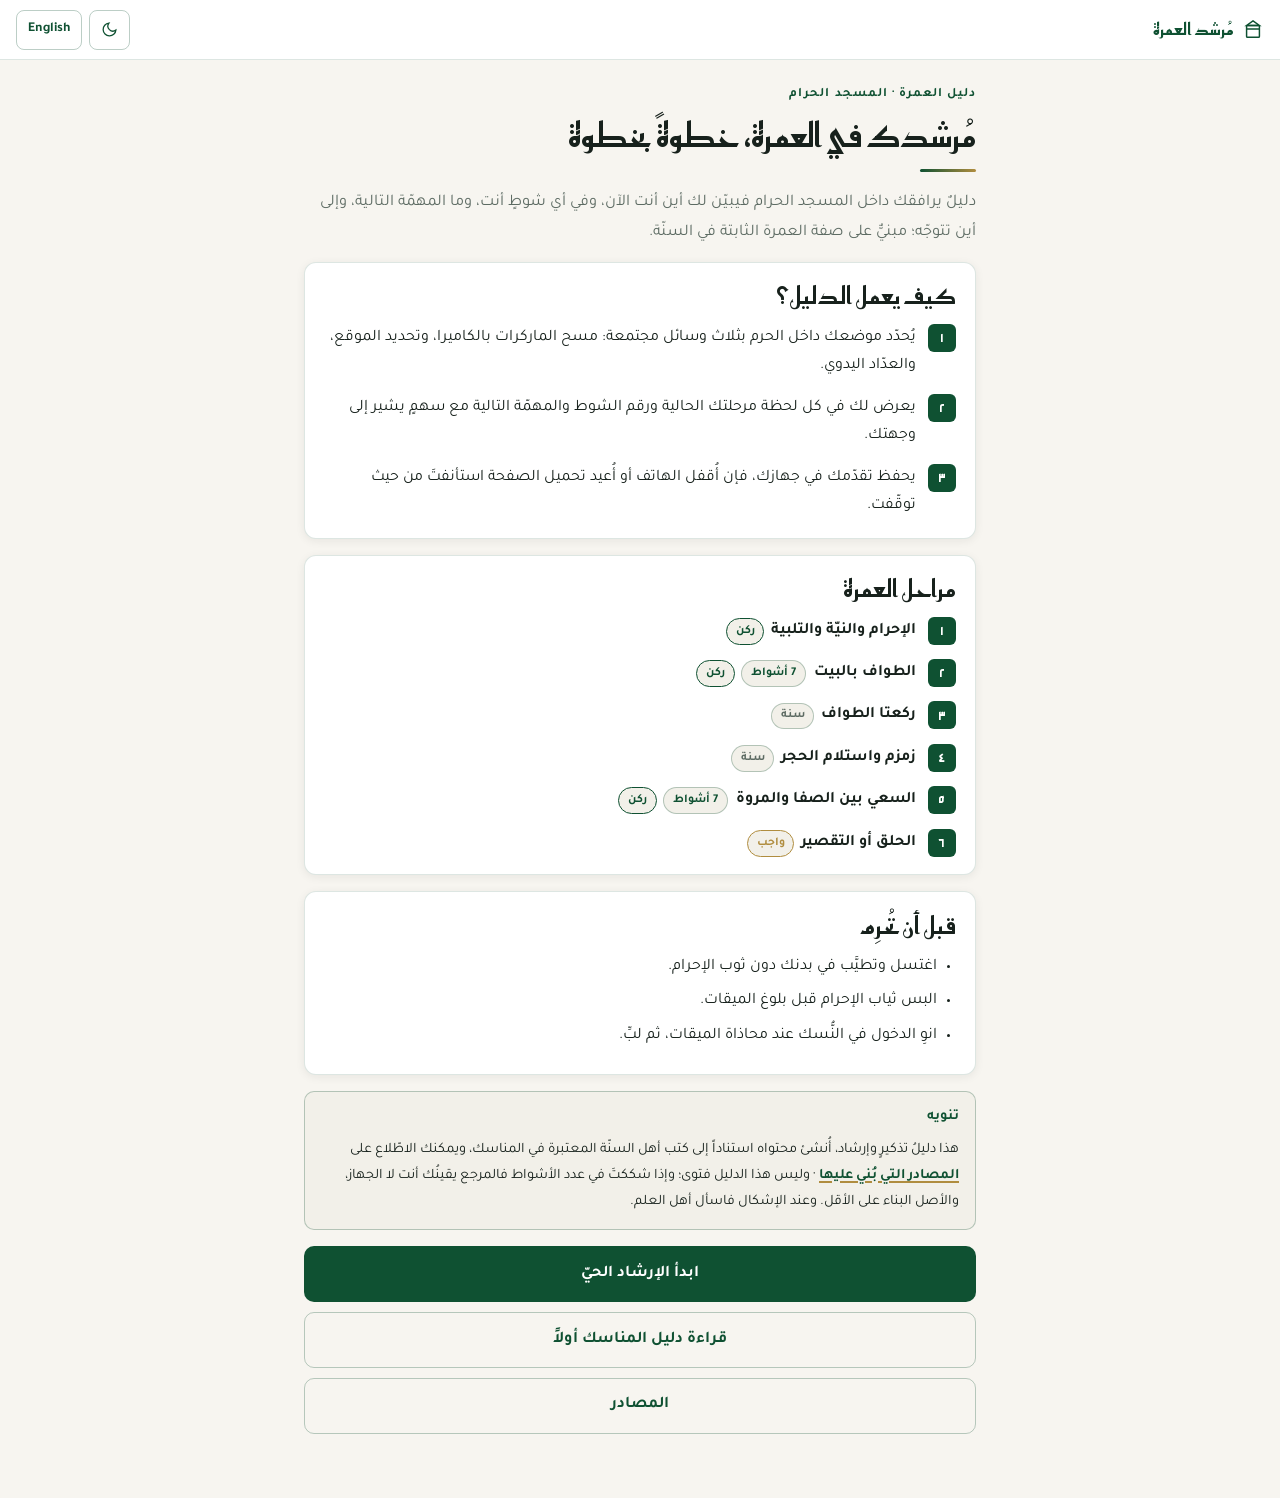
<file: index.html>
<!DOCTYPE html>
<html lang="ar" dir="rtl">
<head>
  <meta charset="UTF-8" />
  <meta name="viewport" content="width=device-width, initial-scale=1.0" />
  <meta name="description" content="دليلٌ يرافق المعتمر داخل المسجد الحرام فيبيّن له موضعه ورقم شوطه ومهمّته التالية ووجهته، وفق صفة العمرة الثابتة في السنّة." />
  <title>مُرشد العمرة — دليل مصوَّر بالواقع المعزّز</title>

  <link rel="manifest" href="manifest.json" />
  <meta name="theme-color" content="#0f5132" media="(prefers-color-scheme: light)" />
  <meta name="theme-color" content="#0a0a0a" media="(prefers-color-scheme: dark)" />
  <link rel="icon" href="icons/icon-192.png" />
  <link rel="apple-touch-icon" href="icons/icon-192.png" />

  <script src="js/i18n.js"></script>
  <link rel="stylesheet" href="css/fonts.css" />
  <link rel="stylesheet" href="css/style.css" />
</head>
<body>

  <header class="site-header">
    <a class="brand" href="index.html">
      <svg width="22" height="22" viewBox="0 0 24 24" fill="none" stroke="currentColor" stroke-width="1.6" aria-hidden="true">
        <rect x="5" y="7" width="14" height="13" rx="1" />
        <path d="M5 11h14M12 2l7 5H5l7-5z" />
      </svg>
      <span data-i18n="brand">مُرشد العمرة</span>
    </a>
    <div class="header-tools">
      <button type="button" class="icon-btn" data-action="toggle-theme" data-i18n-aria="theme_toggle" aria-label="تبديل المظهر">
        <svg width="17" height="17" viewBox="0 0 24 24" fill="none" stroke="currentColor" stroke-width="1.8" aria-hidden="true">
          <path d="M21 12.8A9 9 0 1111.2 3a7 7 0 009.8 9.8z" />
        </svg>
      </button>
      <button type="button" class="icon-btn" data-action="toggle-lang" data-i18n="lang_toggle">English</button>
    </div>
  </header>

  <main class="page">

    <section style="padding-top: 1.5rem;">
      <p class="eyebrow" data-i18n="home_eyebrow">دليل العمرة · المسجد الحرام</p>
      <h1 data-i18n="home_h1">مُرشدك في العمرة، خطوةً بخطوة</h1>
      <div class="rule" aria-hidden="true"></div>
      <p class="lead" data-i18n="home_lead">
        دليلٌ يرافقك داخل المسجد الحرام فيبيّن لك أين أنت الآن، وفي أي شوطٍ أنت،
        وما المهمّة التالية، وإلى أين تتوجّه؛ مبنيٌّ على صفة العمرة الثابتة في السنّة.
      </p>
    </section>

    <section class="card">
      <h2 data-i18n="home_how_title">كيف يعمل الدليل؟</h2>
      <ol class="steps">
        <li><span class="step-num">١</span><span data-i18n="home_how_1">يُحدّد موضعك داخل الحرم بثلاث وسائل مجتمعة: مسح الماركرات بالكاميرا، وتحديد الموقع، والعدّاد اليدوي.</span></li>
        <li><span class="step-num">٢</span><span data-i18n="home_how_2">يعرض لك في كل لحظة مرحلتك الحالية ورقم الشوط والمهمّة التالية مع سهمٍ يشير إلى وجهتك.</span></li>
        <li><span class="step-num">٣</span><span data-i18n="home_how_3">يحفظ تقدّمك في جهازك، فإن أُقفل الهاتف أو أُعيد تحميل الصفحة استأنفتَ من حيث توقّفت.</span></li>
      </ol>
    </section>

    <section class="card">
      <h2 data-i18n="home_rites_title">مراحل العمرة</h2>
      <ol class="steps" id="rites-summary"></ol>
    </section>

    <section class="card">
      <h2 data-i18n="home_before_title">قبل أن تُحرِم</h2>
      <ul class="list">
        <li data-i18n="home_before_1">اغتسل وتطيَّب في بدنك دون ثوب الإحرام.</li>
        <li data-i18n="home_before_2">البس ثياب الإحرام قبل بلوغ الميقات.</li>
        <li data-i18n="home_before_3">انوِ الدخول في النُّسك عند محاذاة الميقات، ثم لبِّ.</li>
      </ul>
    </section>

    <section class="notice">
      <strong data-i18n="disclaimer_title">تنويه</strong>
      <p style="margin: 0.4rem 0 0;">
        <span data-i18n="disclaimer_body">هذا دليلُ تذكيرٍ وإرشاد، أُنشئ محتواه استناداً إلى كتب أهل السنّة المعتبرة في المناسك، ويمكنك الاطّلاع على</span>
        <a href="sources.html" class="link-underline" data-i18n="disclaimer_link">المصادر التي بُني عليها</a>
        <span data-i18n="disclaimer_tail">· وليس هذا الدليل فتوى؛ وإذا شككتَ في عدد الأشواط فالمرجع يقينُك أنت لا الجهاز، والأصل البناء على الأقل. وعند الإشكال فاسأل أهل العلم.</span>
      </p>
    </section>

    <div class="btn-row">
      <a class="btn btn-primary" href="guide.html" data-i18n="home_start">ابدأ الإرشاد الحيّ</a>
      <a class="btn btn-outline" href="manasik.html" data-i18n="home_read">قراءة دليل المناسك أولاً</a>
      <a class="btn btn-outline" href="sources.html" data-i18n="nav_sources">المصادر</a>
    </div>

  </main>

  <script src="js/rites.js"></script>
  <script>
    // ملخّص المراحل مبنيٌّ من نموذج المناسك نفسه، فلا يتكرّر النصّ في موضعين
    document.addEventListener("DOMContentLoaded", function () {
      var list = document.getElementById("rites-summary");
      var digits = ["١", "٢", "٣", "٤", "٥", "٦", "٧"];

      window.RITES.filter(function (r) { return r.id !== "done"; }).forEach(function (rite, i) {
        var li = document.createElement("li");

        var num = document.createElement("span");
        num.className = "step-num";
        num.textContent = window.currentLang === "ar" ? digits[i] : String(i + 1);

        var body = document.createElement("span");

        var title = document.createElement("strong");
        title.textContent = window.t(rite.titleKey);
        body.appendChild(title);

        if (rite.count > 1) {
          var pill = document.createElement("span");
          pill.className = "hukm";
          pill.style.marginInlineStart = "0.5rem";
          pill.textContent = rite.count + " " + window.t("shawts");
          body.appendChild(pill);
        }

        var hukm = document.createElement("span");
        hukm.className = "hukm";
        hukm.setAttribute("data-hukm", rite.hukm || "");
        hukm.style.marginInlineStart = "0.4rem";
        hukm.textContent = window.riteHukm(rite);
        body.appendChild(hukm);

        li.appendChild(num);
        li.appendChild(body);
        list.appendChild(li);
      });
    });
  </script>
</body>
</html>
</file>
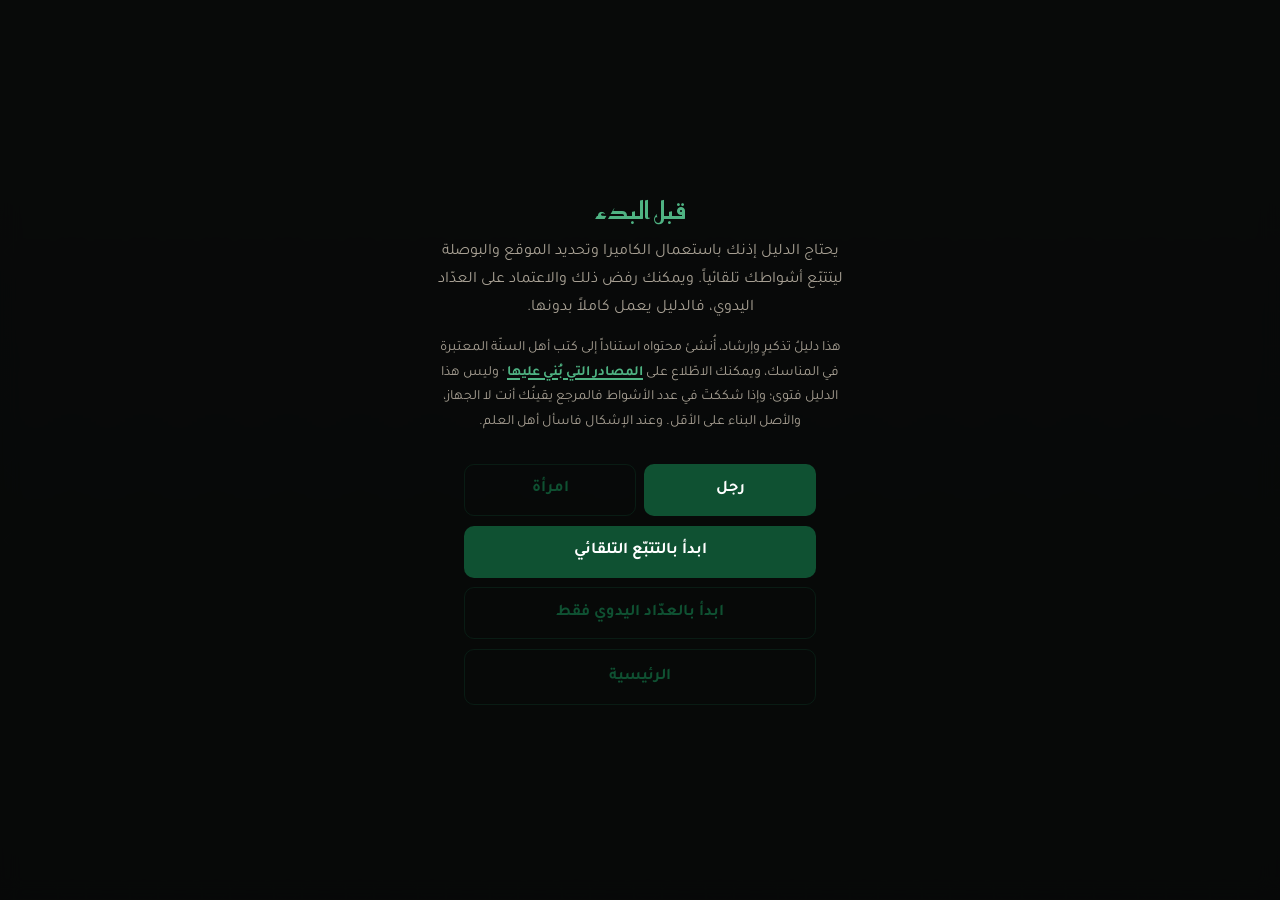
<file: guide.html>
<!DOCTYPE html>
<html lang="ar" dir="rtl">
<head>
  <meta charset="UTF-8" />
  <meta name="viewport" content="width=device-width, initial-scale=1.0, user-scalable=no, viewport-fit=cover" />
  <title>الإرشاد الحيّ — مُرشد العمرة</title>

  <link rel="manifest" href="manifest.json" />
  <meta name="theme-color" content="#0f5132" media="(prefers-color-scheme: light)" />
  <meta name="theme-color" content="#0a0a0a" media="(prefers-color-scheme: dark)" />
  <link rel="icon" href="icons/icon-192.png" />
  <link rel="apple-touch-icon" href="icons/icon-192.png" />

  <script src="js/i18n.js"></script>
  <link rel="stylesheet" href="css/fonts.css" />
  <link rel="stylesheet" href="css/style.css" />

  <script src="vendor/aframe.min.js"></script>
  <script src="vendor/mindar-image-aframe.prod.js"></script>
</head>
<body class="guide-body">

  <!-- طبقة الكاميرا: يُحقن فيها مشهد MindAR عند تفعيل التتبّع البصري -->
  <div id="camera-layer"></div>

  <!-- ——— شاشة البدء ——— -->
  <div id="screen-start" class="overlay-screen show">
    <h2 data-i18n="guide_permission_title">قبل البدء</h2>
    <p data-i18n="guide_permission_body">
      يحتاج الدليل إذنك باستعمال الكاميرا وتحديد الموقع والبوصلة ليتتبّع أشواطك تلقائياً.
      ويمكنك رفض ذلك والاعتماد على العدّاد اليدوي، فالدليل يعمل كاملاً بدونها.
    </p>

    <p style="font-size: 0.88rem; max-width: 26rem;">
      <span data-i18n="disclaimer_body">هذا دليلُ تذكيرٍ وإرشاد، أُنشئ محتواه استناداً إلى كتب أهل السنّة المعتبرة في المناسك، ويمكنك الاطّلاع على</span>
      <a href="sources.html" class="link-underline" data-i18n="disclaimer_link">المصادر التي بُني عليها</a>
      <span data-i18n="disclaimer_tail">· وليس هذا الدليل فتوى؛ وإذا شككتَ في عدد الأشواط فالمرجع يقينُك أنت لا الجهاز، والأصل البناء على الأقل. وعند الإشكال فاسأل أهل العلم.</span>
    </p>

    <div class="btn-row">
      <div style="display:flex; gap:0.5rem;">
        <button type="button" class="btn btn-outline" data-gender="male" id="btn-male">رجل</button>
        <button type="button" class="btn btn-outline" data-gender="female" id="btn-female">امرأة</button>
      </div>
      <button type="button" class="btn btn-primary" id="btn-start-auto" data-i18n="guide_start_full">ابدأ بالتتبّع التلقائي</button>
      <button type="button" class="btn btn-outline" id="btn-start-manual" data-i18n="guide_start_manual">ابدأ بالعدّاد اليدوي فقط</button>
      <a class="btn btn-outline" href="index.html" data-i18n="nav_home">الرئيسية</a>
    </div>
  </div>

  <!-- ——— شاشة استئناف تقدّم محفوظ ——— -->
  <div id="screen-resume" class="overlay-screen">
    <h2 data-i18n="guide_resume_title">لديك عمرة لم تكتمل</h2>
    <p data-i18n="guide_resume_body">وجدنا تقدّماً محفوظاً في جهازك. أتريد استئنافه أم البدء من جديد؟</p>
    <div class="btn-row">
      <button type="button" class="btn btn-primary" id="btn-resume" data-i18n="guide_resume">استئناف من حيث توقّفت</button>
      <button type="button" class="btn btn-outline" id="btn-fresh" data-i18n="guide_restart">بدء عمرة جديدة</button>
    </div>
  </div>

  <!-- إعلانات قارئ الشاشة: يُنطَق تغيّر الشوط دون تغييرٍ بصريّ -->
  <p id="live-region" aria-live="polite" aria-atomic="true"
     style="position:absolute; width:1px; height:1px; overflow:hidden; clip:rect(0 0 0 0); white-space:nowrap;"></p>

  <!-- ——— واجهة الإرشاد ——— -->
  <div id="guide-ui" style="display:none;">

    <div class="status-panel">
      <div class="status-top">
        <h1 class="stage-name" id="stage-name">الإحرام</h1>
        <div class="status-meta">
          <!-- الزمن منذ بدء العمرة: ساعاتٌ ودقائق بلا ثوانٍ -->
          <span class="elapsed" id="elapsed" title="منذ بدء العمرة">
            <svg width="13" height="13" viewBox="0 0 24 24" fill="none" stroke="currentColor" stroke-width="2" aria-hidden="true">
              <circle cx="12" cy="12" r="9" /><path d="M12 7v5l3 2" />
            </svg>
            <span id="elapsed-text">٠:٠٠</span>
          </span>
          <span class="stage-hukm" id="stage-hukm">ركن</span>
        </div>
      </div>

      <div class="shawt-line" id="shawt-line">
        <span class="shawt-label" id="shawt-label">الشوط ١ من ٧</span>
        <div class="beads" id="beads" role="img" aria-label="عدّاد الأشواط"></div>
      </div>

      <p class="task-now" id="task-now"></p>

      <!-- تنبيهٌ يتغيّر بتغيّر الشوط والجنس: الرمَل في الثلاثة الأُول دون الأربعة -->
      <p class="stage-hint" id="stage-hint" style="display:none;"></p>

      <div class="heading-row" id="heading-row">
        <div class="compass">
          <svg id="arrow" viewBox="0 0 24 24" fill="none" stroke="currentColor" stroke-width="2" stroke-linecap="round" stroke-linejoin="round" aria-hidden="true">
            <path d="M12 20V4M12 4l-6 6M12 4l6 6" />
          </svg>
        </div>
        <div>
          <p class="dest-label" data-i18n="guide_destination">توجَّه إلى</p>
          <p class="dest-name" id="dest-name">—</p>
        </div>
      </div>

      <div class="source-badge">
        <span class="source-dot" id="source-dot"></span>
        <span id="source-text">—</span>
      </div>
    </div>

    <div class="guide-actions">
      <p class="task-now" id="tracking-warning" style="display:none; background:rgba(0,0,0,0.72); border-radius:10px; padding:0.5rem 0.75rem; margin:0;"></p>

      <div style="display:flex; gap:0.5rem; justify-content:space-between;">
        <button type="button" class="btn-ghost" id="btn-duas" data-i18n="guide_duas_btn">الأذكار المستحبّة</button>
        <a class="btn-ghost" href="index.html" style="display:inline-flex; align-items:center; text-decoration:none;" data-i18n="guide_exit">إنهاء</a>
      </div>

      <div class="counter-row" id="counter-row">
        <button type="button" class="btn-count" id="btn-count" data-i18n="guide_count_btn">سجِّل شوطاً</button>
        <button type="button" class="btn-undo" id="btn-undo" data-i18n="guide_undo_btn">تراجع</button>
      </div>

      <button type="button" class="btn-count" id="btn-stage-done" style="display:none;" data-i18n="guide_next_stage">أنهيتُ هذه المرحلة</button>
    </div>
  </div>

  <!-- ——— لوحة الأذكار ——— -->
  <div class="dua-sheet" id="dua-sheet">
    <div class="sheet-handle" aria-hidden="true"></div>
    <h3 id="dua-title" data-i18n="duas_title">ما يُقال</h3>
    <div id="dua-body"></div>
    <button type="button" class="btn btn-outline" id="btn-dua-close" style="margin-top:0.5rem;">إغلاق</button>
  </div>

  <!-- ——— تأكيد اكتمال المرحلة ——— -->
  <div id="screen-stage" class="overlay-screen">
    <h2 data-i18n="stage_done_title">تمّت المرحلة</h2>
    <p id="stage-done-body"></p>
    <div class="btn-row">
      <button type="button" class="btn btn-primary" id="btn-stage-continue" data-i18n="stage_continue">متابعة</button>
      <button type="button" class="btn btn-outline" id="btn-stage-undo" data-i18n="guide_undo_btn">تراجع</button>
    </div>
  </div>

  <!-- ——— الحلق أو التقصير: لا حاجة للكاميرا هنا، فتُطفأ وتُعرَض التوجيهات ——— -->
  <div id="screen-halq" class="overlay-screen halq-screen">
    <div class="halq-inner">
      <span class="hukm" data-hukm="واجب" id="halq-hukm">واجب</span>
      <h2 data-i18n="rite_halq_title">الحلق أو التقصير</h2>
      <p class="halq-lead" data-i18n="rite_halq_task">احلِق رأسك أو قصِّر من جميعه، وبذلك تتمّ عمرتك.</p>

      <div id="halq-notes"></div>

      <button type="button" class="btn btn-primary" id="btn-halq-done" data-i18n="halq_confirm">
        أنهيتُ الحلق أو التقصير
      </button>
      <button type="button" class="btn btn-outline" id="btn-halq-back" data-i18n="guide_undo_btn">تراجع</button>
    </div>
  </div>

  <!-- ——— اكتمال العمرة ——— -->
  <div id="screen-done" class="overlay-screen">
    <svg class="done-mark" width="56" height="56" viewBox="0 0 24 24" fill="none" stroke="currentColor" stroke-width="1.6" aria-hidden="true">
      <circle cx="12" cy="12" r="10" /><path d="M8 12.5l2.5 2.5L16 9.5" />
    </svg>
    <h2 data-i18n="umrah_done_title">تقبّل الله منك</h2>
    <p data-i18n="umrah_done_body">تمّت عمرتك بالحلق أو التقصير، وحللتَ من إحرامك.</p>

    <p class="done-duration">
      <span data-i18n="done_duration">استغرقت عمرتك</span>
      <strong id="done-duration-text">—</strong>
    </p>

    <div class="btn-row">
      <a class="btn btn-primary" href="index.html" data-i18n="nav_home">الرئيسية</a>
      <a class="btn btn-outline" href="manasik.html" data-i18n="nav_manasik">دليل المناسك</a>
    </div>
  </div>

  <script src="js/rites.js"></script>
  <script src="js/geo.js"></script>
  <script src="js/tracker.js"></script>
  <script src="js/guide.js"></script>
</body>
</html>
</file>
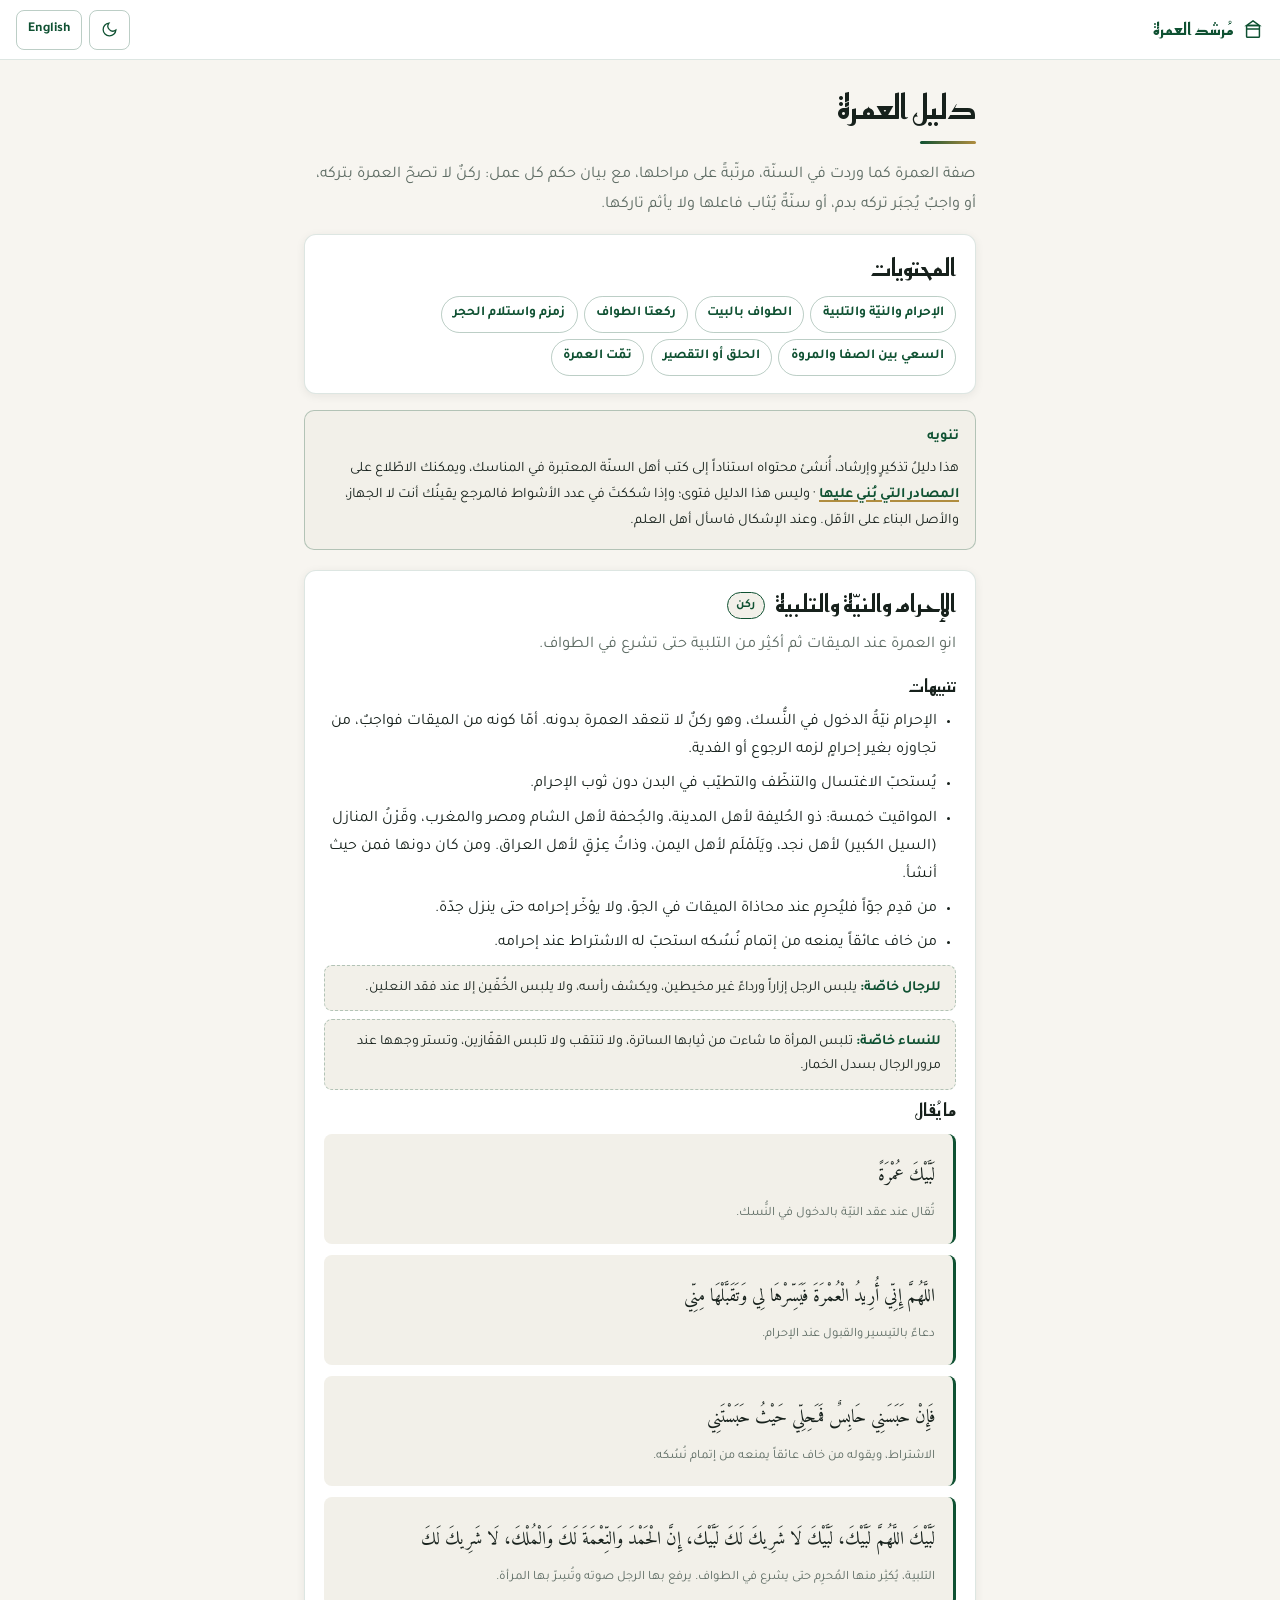
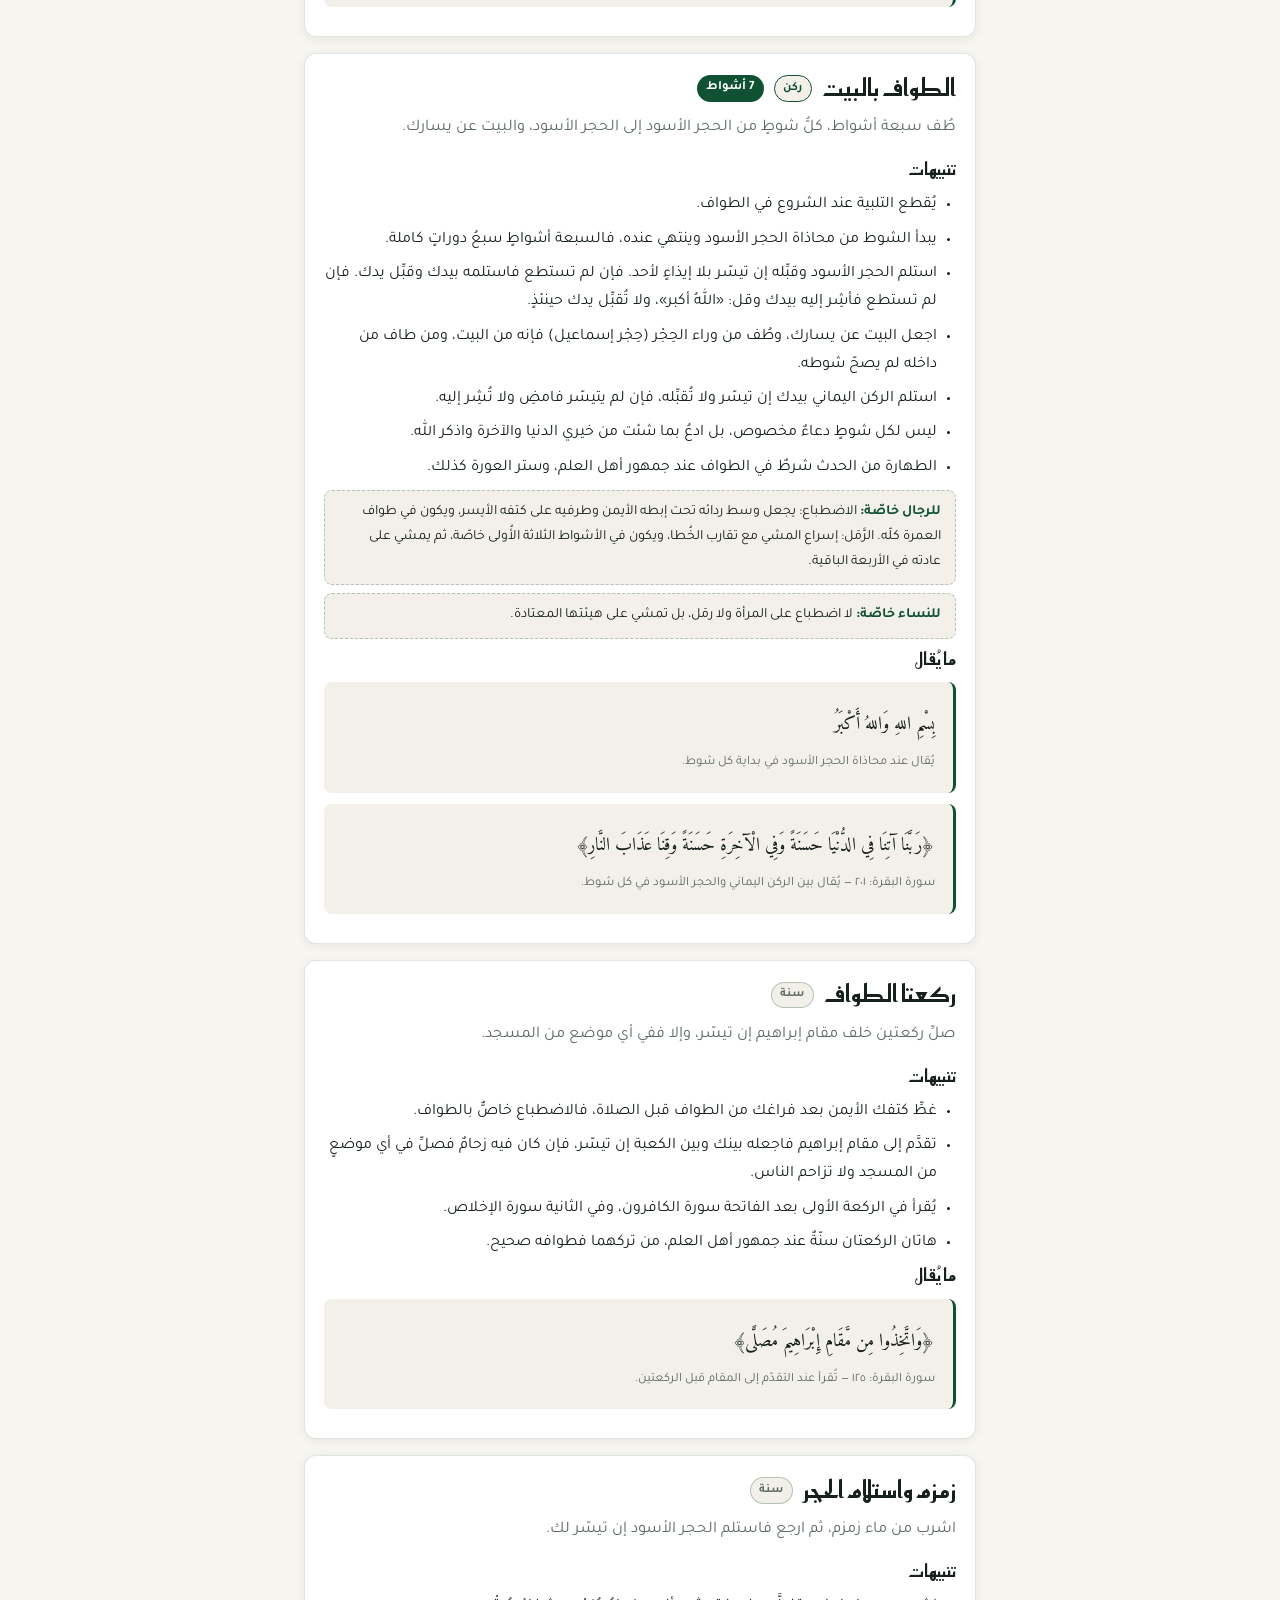
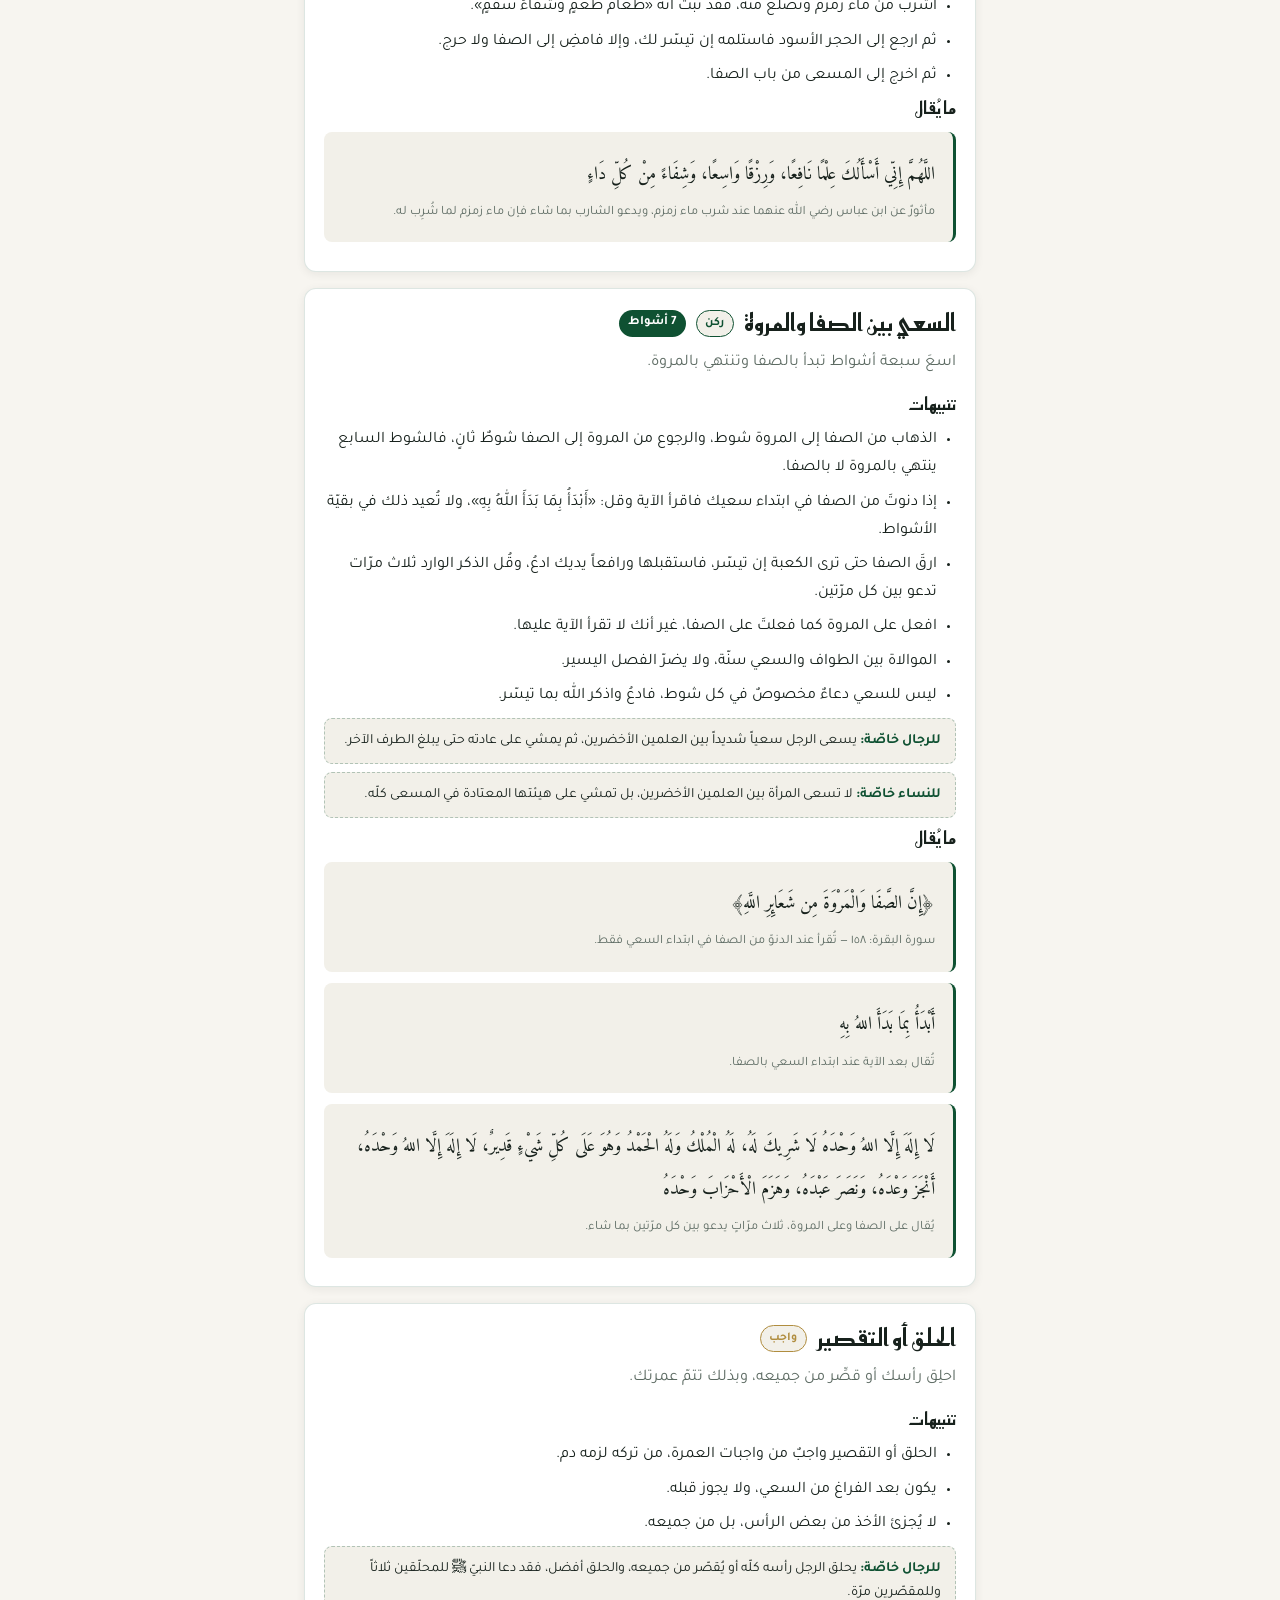
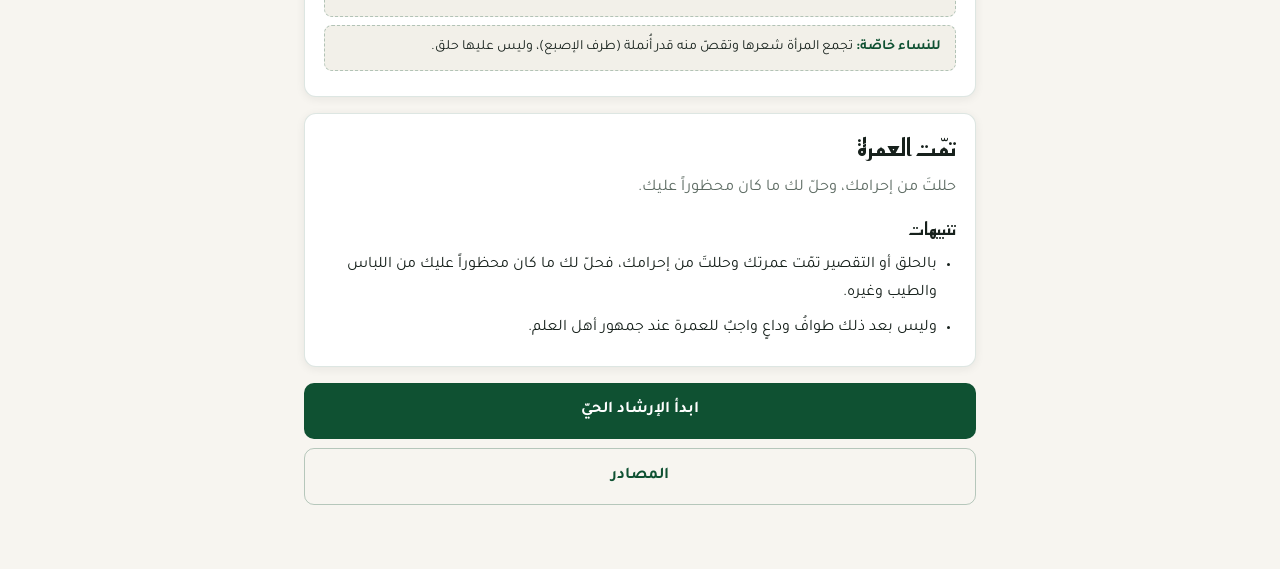
<file: manasik.html>
<!DOCTYPE html>
<html lang="ar" dir="rtl">
<head>
  <meta charset="UTF-8" />
  <meta name="viewport" content="width=device-width, initial-scale=1.0" />
  <meta name="description" content="صفة العمرة كما وردت في السنّة، مرتّبةً على مراحلها، مع بيان حكم كل عمل والأذكار الواردة فيه." />
  <title>دليل العمرة — مُرشد العمرة</title>

  <link rel="manifest" href="manifest.json" />
  <meta name="theme-color" content="#0f5132" media="(prefers-color-scheme: light)" />
  <meta name="theme-color" content="#0a0a0a" media="(prefers-color-scheme: dark)" />
  <link rel="icon" href="icons/icon-192.png" />
  <link rel="apple-touch-icon" href="icons/icon-192.png" />

  <script src="js/i18n.js"></script>
  <link rel="stylesheet" href="css/fonts.css" />
  <link rel="stylesheet" href="css/style.css" />
</head>
<body>

  <header class="site-header">
    <a class="brand" href="index.html">
      <svg width="22" height="22" viewBox="0 0 24 24" fill="none" stroke="currentColor" stroke-width="1.6" aria-hidden="true">
        <rect x="5" y="7" width="14" height="13" rx="1" />
        <path d="M5 11h14M12 2l7 5H5l7-5z" />
      </svg>
      <span data-i18n="brand">مُرشد العمرة</span>
    </a>
    <div class="header-tools">
      <button type="button" class="icon-btn" data-action="toggle-theme" data-i18n-aria="theme_toggle" aria-label="تبديل المظهر">
        <svg width="17" height="17" viewBox="0 0 24 24" fill="none" stroke="currentColor" stroke-width="1.8" aria-hidden="true">
          <path d="M21 12.8A9 9 0 1111.2 3a7 7 0 009.8 9.8z" />
        </svg>
      </button>
      <button type="button" class="icon-btn" data-action="toggle-lang" data-i18n="lang_toggle">English</button>
    </div>
  </header>

  <main class="page">

    <section style="padding-top: 1.5rem;">
      <h1 data-i18n="manasik_h1">دليل العمرة</h1>
      <div class="rule" aria-hidden="true"></div>
      <p class="lead" data-i18n="manasik_lead">
        صفة العمرة كما وردت في السنّة، مرتّبةً على مراحلها، مع بيان حكم كل عمل:
        ركنٌ لا تصحّ العمرة بتركه، أو واجبٌ يُجبَر تركه بدم، أو سنّةٌ يُثاب فاعلها
        ولا يأثم تاركها.
      </p>
    </section>

    <section class="card">
      <h2 data-i18n="manasik_toc">المحتويات</h2>
      <nav class="toc" id="toc"></nav>
    </section>

    <section class="notice" style="margin-bottom: 1.25rem;">
      <strong data-i18n="disclaimer_title">تنويه</strong>
      <p style="margin: 0.4rem 0 0;">
        <span data-i18n="disclaimer_body">هذا دليلُ تذكيرٍ وإرشاد، أُنشئ محتواه استناداً إلى كتب أهل السنّة المعتبرة في المناسك، ويمكنك الاطّلاع على</span>
        <a href="sources.html" class="link-underline" data-i18n="disclaimer_link">المصادر التي بُني عليها</a>
        <span data-i18n="disclaimer_tail">· وليس هذا الدليل فتوى؛ وإذا شككتَ في عدد الأشواط فالمرجع يقينُك أنت لا الجهاز، والأصل البناء على الأقل. وعند الإشكال فاسأل أهل العلم.</span>
      </p>
    </section>

    <div id="rites-full"></div>

    <div class="btn-row">
      <a class="btn btn-primary" href="guide.html" data-i18n="home_start">ابدأ الإرشاد الحيّ</a>
      <a class="btn btn-outline" href="sources.html" data-i18n="nav_sources">المصادر</a>
    </div>

  </main>

  <script src="js/rites.js"></script>
  <script>
    /* تُبنى الصفحة كاملةً من نموذج المناسك في js/rites.js،
       فالنصّ الشرعي محفوظٌ في موضعٍ واحد لا يتكرّر. */
    document.addEventListener("DOMContentLoaded", function () {
      var container = document.getElementById("rites-full");
      var toc = document.getElementById("toc");

      function para(text, cls) {
        var p = document.createElement("p");
        if (cls) p.className = cls;
        p.textContent = text;
        return p;
      }

      function bulletList(items) {
        var ul = document.createElement("ul");
        ul.className = "list";
        items.forEach(function (item) {
          var li = document.createElement("li");
          li.textContent = item;
          ul.appendChild(li);
        });
        return ul;
      }

      function genderBlock(items, labelKey) {
        var box = document.createElement("div");
        box.className = "gender-note";
        var b = document.createElement("b");
        b.textContent = window.t(labelKey) + ": ";
        box.appendChild(b);
        box.appendChild(document.createTextNode(items.join(" ")));
        return box;
      }

      function duaBlock(dua) {
        var box = document.createElement("div");
        box.className = "dhikr";

        var text = document.createElement("span");
        text.className = "ayah";
        text.textContent = dua.isAyah ? "﴿" + dua.ar + "﴾" : dua.ar;
        box.appendChild(text);

        var cite = document.createElement("cite");
        var parts = [];
        if (dua.source) parts.push(dua.source[window.currentLang] || dua.source.ar);
        if (dua.meaning) parts.push(dua.meaning[window.currentLang] || dua.meaning.ar);
        cite.textContent = parts.join(" — ");
        box.appendChild(cite);

        return box;
      }

      window.RITES.forEach(function (rite) {
        /* فهرس المحتويات */
        var link = document.createElement("a");
        link.href = "#rite-" + rite.id;
        link.textContent = window.t(rite.titleKey);
        toc.appendChild(link);

        /* بطاقة المرحلة */
        var card = document.createElement("section");
        card.className = "card rite-block";
        card.id = "rite-" + rite.id;

        var head = document.createElement("div");
        head.className = "rite-head";

        var h2 = document.createElement("h2");
        h2.textContent = window.t(rite.titleKey);
        head.appendChild(h2);

        if (rite.hukm) {
          var hukm = document.createElement("span");
          hukm.className = "hukm";
          hukm.setAttribute("data-hukm", rite.hukm);
          hukm.textContent = window.riteHukm(rite);
          head.appendChild(hukm);
        }

        if (rite.count > 1) {
          var pill = document.createElement("span");
          pill.className = "count-pill";
          pill.textContent = rite.count + " " + window.t("shawts");
          head.appendChild(pill);
        }

        card.appendChild(head);
        card.appendChild(para(window.t(rite.taskKey), "lead"));

        var notes = window.riteText(rite.notes);
        if (notes.length) {
          var nTitle = document.createElement("h3");
          nTitle.textContent = window.t("notes_title");
          card.appendChild(nTitle);
          card.appendChild(bulletList(notes));
        }

        var men = window.riteText(rite.menOnly);
        if (men.length) card.appendChild(genderBlock(men, "men_note"));

        var women = window.riteText(rite.womenOnly);
        if (women.length) card.appendChild(genderBlock(women, "women_note"));

        if (rite.duas && rite.duas.length) {
          var dTitle = document.createElement("h3");
          dTitle.textContent = window.t("duas_title");
          card.appendChild(dTitle);
          rite.duas.forEach(function (dua) { card.appendChild(duaBlock(dua)); });
        }

        container.appendChild(card);
      });
    });
  </script>
</body>
</html>
</file>
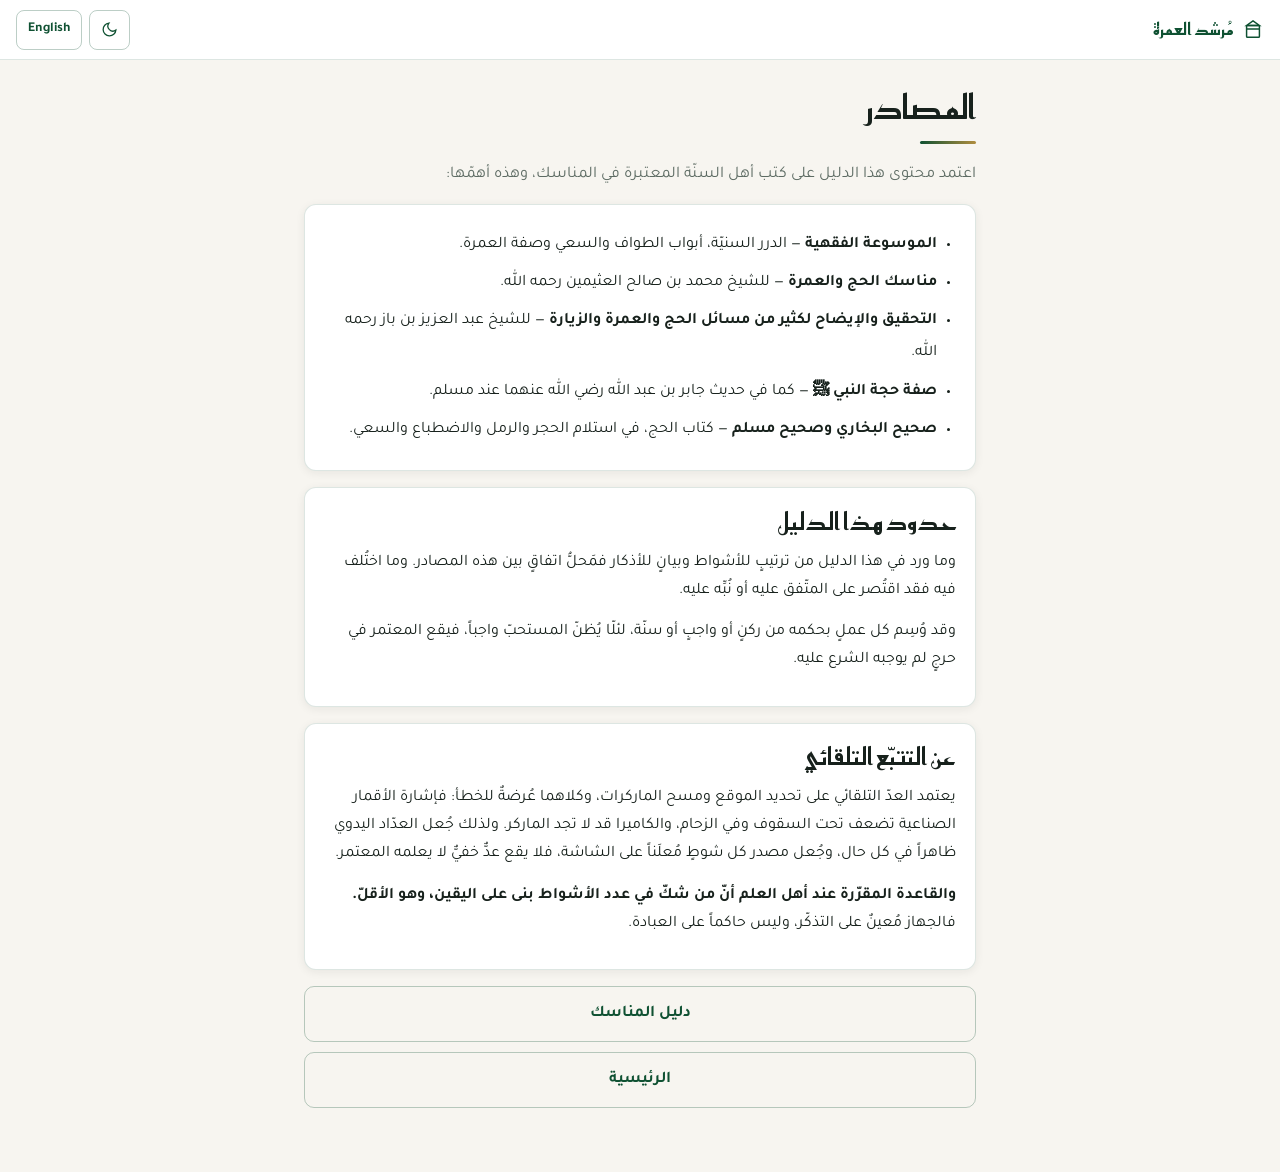
<file: sources.html>
<!DOCTYPE html>
<html lang="ar" dir="rtl">
<head>
  <meta charset="UTF-8" />
  <meta name="viewport" content="width=device-width, initial-scale=1.0" />
  <meta name="description" content="المصادر المعتمدة في بناء محتوى دليل العمرة، والتنويه على حدود استعماله." />
  <title>المصادر — مُرشد العمرة</title>

  <link rel="manifest" href="manifest.json" />
  <meta name="theme-color" content="#0f5132" media="(prefers-color-scheme: light)" />
  <meta name="theme-color" content="#0a0a0a" media="(prefers-color-scheme: dark)" />
  <link rel="icon" href="icons/icon-192.png" />
  <link rel="apple-touch-icon" href="icons/icon-192.png" />

  <script src="js/i18n.js"></script>
  <link rel="stylesheet" href="css/fonts.css" />
  <link rel="stylesheet" href="css/style.css" />
</head>
<body>

  <header class="site-header">
    <a class="brand" href="index.html">
      <svg width="22" height="22" viewBox="0 0 24 24" fill="none" stroke="currentColor" stroke-width="1.6" aria-hidden="true">
        <rect x="5" y="7" width="14" height="13" rx="1" />
        <path d="M5 11h14M12 2l7 5H5l7-5z" />
      </svg>
      <span data-i18n="brand">مُرشد العمرة</span>
    </a>
    <div class="header-tools">
      <button type="button" class="icon-btn" data-action="toggle-theme" data-i18n-aria="theme_toggle" aria-label="تبديل المظهر">
        <svg width="17" height="17" viewBox="0 0 24 24" fill="none" stroke="currentColor" stroke-width="1.8" aria-hidden="true">
          <path d="M21 12.8A9 9 0 1111.2 3a7 7 0 009.8 9.8z" />
        </svg>
      </button>
      <button type="button" class="icon-btn" data-action="toggle-lang" data-i18n="lang_toggle">English</button>
    </div>
  </header>

  <main class="page">

    <section style="padding-top: 1.5rem;">
      <h1 data-i18n="sources_h1">المصادر</h1>
      <div class="rule" aria-hidden="true"></div>
      <p class="lead" data-i18n="sources_lead">
        اعتمد محتوى هذا الدليل على كتب أهل السنّة المعتبرة في المناسك، وهذه أهمّها:
      </p>
    </section>

    <section class="card">
      <ul class="list" style="line-height: 2;">
        <li><strong>الموسوعة الفقهية</strong> — الدرر السنيّة، أبواب الطواف والسعي وصفة العمرة.</li>
        <li><strong>مناسك الحج والعمرة</strong> — للشيخ محمد بن صالح العثيمين رحمه الله.</li>
        <li><strong>التحقيق والإيضاح لكثير من مسائل الحج والعمرة والزيارة</strong> — للشيخ عبد العزيز بن باز رحمه الله.</li>
        <li><strong>صفة حجة النبي ﷺ</strong> — كما في حديث جابر بن عبد الله رضي الله عنهما عند مسلم.</li>
        <li><strong>صحيح البخاري وصحيح مسلم</strong> — كتاب الحج، في استلام الحجر والرمل والاضطباع والسعي.</li>
      </ul>
    </section>

    <section class="card">
      <h2>حدود هذا الدليل</h2>
      <p data-i18n="sources_note">
        وما ورد في هذا الدليل من ترتيبٍ للأشواط وبيانٍ للأذكار فمَحلُّ اتفاقٍ بين هذه المصادر.
        وما اختُلف فيه فقد اقتُصر على المتّفق عليه أو نُبِّه عليه.
      </p>
      <p>
        وقد وُسِم كل عملٍ بحكمه من ركنٍ أو واجبٍ أو سنّة، لئلّا يُظنّ المستحبّ واجباً،
        فيقع المعتمر في حرجٍ لم يوجبه الشرع عليه.
      </p>
    </section>

    <section class="card">
      <h2>عن التتبّع التلقائي</h2>
      <p>
        يعتمد العدّ التلقائي على تحديد الموقع ومسح الماركرات، وكلاهما عُرضةٌ للخطأ:
        فإشارة الأقمار الصناعية تضعف تحت السقوف وفي الزحام، والكاميرا قد لا تجد الماركر.
        ولذلك جُعل العدّاد اليدوي ظاهراً في كل حال، وجُعل مصدر كل شوطٍ مُعلَناً على الشاشة،
        فلا يقع عدٌّ خفيٌّ لا يعلمه المعتمر.
      </p>
      <p>
        <strong>والقاعدة المقرّرة عند أهل العلم أنّ من شكّ في عدد الأشواط بنى على اليقين،
        وهو الأقلّ.</strong> فالجهاز مُعينٌ على التذكّر، وليس حاكماً على العبادة.
      </p>
    </section>

    <div class="btn-row">
      <a class="btn btn-outline" href="manasik.html" data-i18n="nav_manasik">دليل المناسك</a>
      <a class="btn btn-outline" href="index.html" data-i18n="nav_home">الرئيسية</a>
    </div>

  </main>
</body>
</html>
</file>
<file: css/fonts.css>
/* =========================================================
   الخطوط مستضافةٌ محلياً لا من خدمةٍ خارجية.
   والسبب أن الشبكة داخل الحرم في المواسم مزدحمةٌ إلى حدّ الانقطاع،
   ولأن الاعتماد على خادمٍ بعيدٍ يُخرج الموقع عن العمل دون إنترنت.

   المصدر: حزم @fontsource على npm (رخصة SIL Open Font License).
   ========================================================= */

/* ——— Tajawal: نصّ المتن ——— */
@font-face {
  font-family: "Tajawal";
  font-style: normal;
  font-weight: 400;
  font-display: swap;
  src: url("../fonts/tajawal-arabic-400-normal.woff2") format("woff2");
  unicode-range: U+0600-06FF, U+0750-077F, U+0870-088E, U+08A0-08FF, U+FB50-FDFF, U+FE70-FEFF;
}
@font-face {
  font-family: "Tajawal";
  font-style: normal;
  font-weight: 400;
  font-display: swap;
  src: url("../fonts/tajawal-latin-400-normal.woff2") format("woff2");
  unicode-range: U+0000-00FF, U+0131, U+2000-206F, U+2074, U+20AC, U+2122, U+2191, U+2193, U+2212;
}

@font-face {
  font-family: "Tajawal";
  font-style: normal;
  font-weight: 500;
  font-display: swap;
  src: url("../fonts/tajawal-arabic-500-normal.woff2") format("woff2");
  unicode-range: U+0600-06FF, U+0750-077F, U+0870-088E, U+08A0-08FF, U+FB50-FDFF, U+FE70-FEFF;
}
@font-face {
  font-family: "Tajawal";
  font-style: normal;
  font-weight: 500;
  font-display: swap;
  src: url("../fonts/tajawal-latin-500-normal.woff2") format("woff2");
  unicode-range: U+0000-00FF, U+0131, U+2000-206F, U+2074, U+20AC, U+2122;
}

@font-face {
  font-family: "Tajawal";
  font-style: normal;
  font-weight: 700;
  font-display: swap;
  src: url("../fonts/tajawal-arabic-700-normal.woff2") format("woff2");
  unicode-range: U+0600-06FF, U+0750-077F, U+0870-088E, U+08A0-08FF, U+FB50-FDFF, U+FE70-FEFF;
}
@font-face {
  font-family: "Tajawal";
  font-style: normal;
  font-weight: 700;
  font-display: swap;
  src: url("../fonts/tajawal-latin-700-normal.woff2") format("woff2");
  unicode-range: U+0000-00FF, U+0131, U+2000-206F, U+2074, U+20AC, U+2122;
}

/* ——— Reem Kufi: العناوين ——— */
@font-face {
  font-family: "Reem Kufi";
  font-style: normal;
  font-weight: 400;
  font-display: swap;
  src: url("../fonts/reem-kufi-arabic-400-normal.woff2") format("woff2");
  unicode-range: U+0600-06FF, U+0750-077F, U+0870-088E, U+08A0-08FF, U+FB50-FDFF, U+FE70-FEFF;
}
@font-face {
  font-family: "Reem Kufi";
  font-style: normal;
  font-weight: 400;
  font-display: swap;
  src: url("../fonts/reem-kufi-latin-400-normal.woff2") format("woff2");
  unicode-range: U+0000-00FF, U+0131, U+2000-206F, U+2074, U+20AC, U+2122;
}

@font-face {
  font-family: "Reem Kufi";
  font-style: normal;
  font-weight: 600;
  font-display: swap;
  src: url("../fonts/reem-kufi-arabic-600-normal.woff2") format("woff2");
  unicode-range: U+0600-06FF, U+0750-077F, U+0870-088E, U+08A0-08FF, U+FB50-FDFF, U+FE70-FEFF;
}
@font-face {
  font-family: "Reem Kufi";
  font-style: normal;
  font-weight: 600;
  font-display: swap;
  src: url("../fonts/reem-kufi-latin-600-normal.woff2") format("woff2");
  unicode-range: U+0000-00FF, U+0131, U+2000-206F, U+2074, U+20AC, U+2122;
}

/* ——— Amiri Quran: الآيات والأذكار بالتشكيل الكامل ——— */
@font-face {
  font-family: "Amiri Quran";
  font-style: normal;
  font-weight: 400;
  font-display: swap;
  src: url("../fonts/amiri-quran-arabic-400-normal.woff2") format("woff2");
}
</file>
<file: css/style.css>
/* =========================================================
   مُرشد العمرة — نظام التصميم
   وضعان: فاتح بهوية الحرم (أبيض وأخضر)، وداكن بهوية الكعبة (أسود وذهبي).
   كل مكوّن يُكتب مرّة واحدة بالرموز اللونية، فلا تتكرّر أي قاعدة بين الوضعين.
   ========================================================= */

/* ——— الوضع الفاتح: هوية الحرم ——— */
:root,
[data-theme="light"] {
  --bg:          #f7f5f0;
  --bg-alt:      #eeece4;
  --surface:     #ffffff;
  --surface-2:   #f2f0e9;
  --primary:     #0f5132;
  --primary-2:   #157347;
  --on-primary:  #ffffff;
  --accent:      #b08d3f;
  --text:        #17211c;
  --muted:       #5d6b63;
  --line:        rgba(15, 81, 50, 0.14);
  --line-strong: rgba(15, 81, 50, 0.28);
  --shadow:      0 2px 10px rgba(23, 33, 28, 0.07);
  --shadow-lg:   0 12px 32px rgba(23, 33, 28, 0.13);
  --pattern:     rgba(15, 81, 50, 0.045);
  --danger:      #9a3412;
  /* خلفية شاشة الإرشاد حين لا تعمل الكاميرا — بهوية الحرم */
  --guide-backdrop: linear-gradient(180deg, #123528 0%, #0c1f18 100%);
  color-scheme: light;
}

/* ——— الوضع الداكن: هوية الكعبة ——— */
[data-theme="dark"] {
  --bg:          #0a0a0a;
  --bg-alt:      #0f0e0c;
  --surface:     #141210;
  --surface-2:   #1c1916;
  --primary:     #d4af37;
  --primary-2:   #e8c86a;
  --on-primary:  #0a0a0a;
  --accent:      #2f6b4f;
  --text:        #ece6d8;
  --muted:       #9a9082;
  --line:        rgba(212, 175, 55, 0.16);
  --line-strong: rgba(212, 175, 55, 0.34);
  --shadow:      0 2px 10px rgba(0, 0, 0, 0.5);
  --shadow-lg:   0 12px 32px rgba(0, 0, 0, 0.65);
  --pattern:     rgba(212, 175, 55, 0.05);
  --danger:      #f0a882;
  /* خلفية شاشة الإرشاد حين لا تعمل الكاميرا — بهوية الكعبة */
  --guide-backdrop: linear-gradient(180deg, #141210 0%, #0a0a0a 100%);
  color-scheme: dark;
}

@media (prefers-color-scheme: dark) {
  :root:not([data-theme="light"]) {
    --bg:          #0a0a0a;
    --bg-alt:      #0f0e0c;
    --surface:     #141210;
    --surface-2:   #1c1916;
    --primary:     #d4af37;
    --primary-2:   #e8c86a;
    --on-primary:  #0a0a0a;
    --accent:      #2f6b4f;
    --text:        #ece6d8;
    --muted:       #9a9082;
    --line:        rgba(212, 175, 55, 0.16);
    --line-strong: rgba(212, 175, 55, 0.34);
    --shadow:      0 2px 10px rgba(0, 0, 0, 0.5);
    --shadow-lg:   0 12px 32px rgba(0, 0, 0, 0.65);
    --pattern:     rgba(212, 175, 55, 0.05);
    --danger:      #f0a882;
    color-scheme: dark;
  }
}

/* =========================================================
   الأساسيات
   ========================================================= */

* { box-sizing: border-box; }

html { -webkit-text-size-adjust: 100%; }

body {
  margin: 0;
  font-family: "Tajawal", system-ui, -apple-system, sans-serif;
  background-color: var(--bg);
  color: var(--text);
  line-height: 1.75;
  font-size: 16px;
  min-height: 100vh;
}

/* الزخرفة الهندسية الإسلامية — نجمة ثمانية بشفافية خافتة */
.patterned {
  background-image: url("data:image/svg+xml,%3Csvg xmlns='http://www.w3.org/2000/svg' width='60' height='60' viewBox='0 0 60 60'%3E%3Cg fill='none' stroke='%23000' stroke-width='1'%3E%3Cpath d='M30 2 L58 30 L30 58 L2 30 Z'/%3E%3Cpath d='M10 10 L50 10 L50 50 L10 50 Z'/%3E%3C/g%3E%3C/svg%3E");
  background-size: 60px 60px;
}

h1, h2, h3, h4 {
  font-family: "Reem Kufi", "Tajawal", sans-serif;
  font-weight: 600;
  line-height: 1.4;
  color: var(--text);
  margin: 0 0 0.6rem;
}

h1 { font-size: clamp(1.6rem, 5.5vw, 2.1rem); }
h2 { font-size: clamp(1.25rem, 4.5vw, 1.5rem); }
h3 { font-size: 1.1rem; }

p { margin: 0 0 0.85rem; }

a { color: var(--primary); }

/* =========================================================
   الهيكل العام
   ========================================================= */

.page {
  max-width: 44rem;
  margin: 0 auto;
  padding: 0 1rem 4rem;
}

.site-header {
  position: sticky;
  top: 0;
  z-index: 40;
  display: flex;
  align-items: center;
  justify-content: space-between;
  gap: 0.5rem;
  padding: 0.6rem 1rem;
  background: var(--surface);
  border-bottom: 1px solid var(--line);
  backdrop-filter: blur(8px);
}

.site-header .brand {
  display: flex;
  align-items: center;
  gap: 0.5rem;
  font-family: "Reem Kufi", sans-serif;
  font-size: 1.05rem;
  font-weight: 600;
  color: var(--primary);
  text-decoration: none;
}

.header-tools { display: flex; gap: 0.4rem; }

.icon-btn {
  display: inline-flex;
  align-items: center;
  justify-content: center;
  gap: 0.35rem;
  min-height: 40px;
  min-width: 40px;
  padding: 0 0.7rem;
  font-family: inherit;
  font-size: 0.85rem;
  font-weight: 600;
  color: var(--primary);
  background: transparent;
  border: 1px solid var(--line-strong);
  border-radius: 8px;
  cursor: pointer;
  transition: background 0.15s ease;
}

.icon-btn:hover { background: var(--surface-2); }

/* =========================================================
   المكوّنات
   ========================================================= */

.card {
  background: var(--surface);
  border: 1px solid var(--line);
  border-radius: 12px;
  padding: 1.1rem 1.2rem;
  margin-bottom: 1rem;
  box-shadow: var(--shadow);
}

.eyebrow {
  font-size: 0.8rem;
  font-weight: 600;
  letter-spacing: 0.08em;
  color: var(--primary);
  margin: 0 0 0.35rem;
}

.rule {
  width: 3.5rem;
  height: 3px;
  border-radius: 2px;
  background: linear-gradient(90deg, var(--primary), var(--accent));
  margin: 0 0 1rem;
}

.lead {
  font-size: 1.02rem;
  color: var(--muted);
  line-height: 1.85;
}

/* وسم الحكم الشرعي: ركن / واجب / سنة */
.hukm {
  display: inline-block;
  padding: 0.12rem 0.55rem;
  border-radius: 999px;
  font-size: 0.75rem;
  font-weight: 700;
  border: 1px solid var(--line-strong);
  color: var(--primary);
  background: var(--surface-2);
  white-space: nowrap;
}

.hukm[data-hukm="ركن"]  { border-color: var(--primary); }
.hukm[data-hukm="واجب"] { border-color: var(--accent); color: var(--accent); }
.hukm[data-hukm="سنة"]  { color: var(--muted); }

/* الآيات والأذكار بخط أميري */
.dhikr {
  font-family: "Amiri Quran", "Amiri", "Tajawal", serif;
  font-size: 1.15rem;
  line-height: 2.35;
  color: var(--text);
  background: var(--surface-2);
  border-inline-start: 3px solid var(--primary);
  border-radius: 8px;
  padding: 0.9rem 1.1rem;
  margin: 0.7rem 0;
}

.dhikr .ayah { display: block; }

.dhikr cite {
  display: block;
  margin-top: 0.5rem;
  font-family: "Tajawal", sans-serif;
  font-size: 0.8rem;
  font-style: normal;
  color: var(--muted);
}

/* التنويه الشرعي */
.notice {
  background: var(--surface-2);
  border: 1px solid var(--line-strong);
  border-radius: 10px;
  padding: 0.85rem 1rem;
  font-size: 0.9rem;
  line-height: 1.8;
  color: var(--text);
}

.notice strong { color: var(--primary); }

/* رابطٌ مسطَّرٌ ظاهر السطر، يُنقر ليصل إلى المصادر */
.link-underline {
  color: var(--primary);
  font-weight: 700;
  text-decoration: underline;
  text-decoration-thickness: 2px;
  text-underline-offset: 3px;
  text-decoration-color: var(--accent);
}

.link-underline:hover { text-decoration-color: var(--primary); }

/* النسخة الموضوعة فوق الكاميرا في شاشة البدء */
.overlay-screen .link-underline { color: var(--glass-accent); text-decoration-color: var(--glass-accent); }

/* الأزرار */
.btn {
  display: inline-flex;
  align-items: center;
  justify-content: center;
  gap: 0.5rem;
  width: 100%;
  min-height: 52px;
  padding: 0.8rem 1.2rem;
  font-family: inherit;
  font-size: 1.02rem;
  font-weight: 700;
  border-radius: 10px;
  border: 1px solid transparent;
  cursor: pointer;
  text-decoration: none;
  text-align: center;
  transition: transform 0.1s ease, background 0.15s ease;
}

.btn:active { transform: translateY(1px); }

.btn-primary { background: var(--primary); color: var(--on-primary); }
.btn-primary:hover { background: var(--primary-2); }

.btn-outline {
  background: transparent;
  color: var(--primary);
  border-color: var(--line-strong);
}
.btn-outline:hover { background: var(--surface-2); }

.btn-row { display: flex; flex-direction: column; gap: 0.6rem; margin-top: 1rem; }

/* قائمة خطوات مرقّمة */
.steps { list-style: none; margin: 0; padding: 0; display: flex; flex-direction: column; gap: 0.9rem; }

.steps li {
  display: grid;
  grid-template-columns: auto 1fr;
  gap: 0.75rem;
  align-items: start;
}

.step-num {
  display: inline-flex;
  align-items: center;
  justify-content: center;
  min-width: 1.75rem;
  height: 1.75rem;
  font-family: "Reem Kufi", sans-serif;
  font-size: 0.85rem;
  font-weight: 700;
  color: var(--on-primary);
  background: var(--primary);
  border-radius: 6px;
}

/* قائمة نقطية */
.list { margin: 0.4rem 0 0; padding-inline-start: 1.15rem; }
.list li { margin-bottom: 0.4rem; }

/* =========================================================
   شاشة الإرشاد الحيّ (guide.html)
   الطبقة فوق الكاميرا تبقى داكنة في الوضعين ليُقرأ النص فوق صورة متغيّرة،
   وما يتبدّل هو لون النبرة فقط.
   ========================================================= */

.guide-body { overflow: hidden; height: 100vh; height: 100dvh; }

/* حين لا تعمل الكاميرا (وضع العدّاد اليدوي، أو تعذُّر الماركرات) تظهر خلفية
   الهويّة بدل السواد الفارغ الذي يوهم بعطلٍ في الشاشة. */
#camera-layer {
  position: fixed;
  inset: 0;
  z-index: 1;
  overflow: hidden;
  background: var(--guide-backdrop);
}

#camera-layer::after {
  content: "";
  position: absolute;
  inset: 0;
  opacity: 0.5;
  background-image: url("data:image/svg+xml,%3Csvg xmlns='http://www.w3.org/2000/svg' width='72' height='72' viewBox='0 0 72 72'%3E%3Cg fill='none' stroke='%23ffffff' stroke-opacity='0.05' stroke-width='1'%3E%3Cpath d='M36 4 L68 36 L36 68 L4 36 Z'/%3E%3Cpath d='M14 14 L58 14 L58 58 L14 58 Z'/%3E%3C/g%3E%3C/svg%3E");
  background-size: 72px 72px;
}

/* عند تشغيل الكاميرا تُخفى الخلفية والزخرفة ليظهر الفيديو صافياً */
#camera-layer.camera-on { background: #000; }
#camera-layer.camera-on::after { display: none; }

#camera-layer video { object-fit: cover !important; }
.mindar-ui-overlay { display: none !important; }

#guide-ui {
  position: fixed;
  inset: 0;
  z-index: 10;
  display: flex;
  flex-direction: column;
  justify-content: space-between;
  padding: 0.75rem;
  pointer-events: none;
}

#guide-ui > * { pointer-events: auto; }

/* الرموز الخاصة بالطبقة الداكنة الثابتة.
   طبقة الكاميرا داكنةٌ في الوضعين ليُقرأ النصّ فوق صورةٍ متغيّرة، ولذلك
   لا يصلح أخضر الوضع الفاتح (--primary) نبرةً عليها لشدّة قتامته؛ فتُستعمل
   نبرةٌ فاتحةٌ خاصّةٌ بها: أخضر مضيء في الوضع الفاتح وذهبٌ في الداكن. */
#guide-ui, .status-panel, .dua-sheet, .overlay-screen {
  --glass:        rgba(10, 10, 10, 0.82);
  --glass-2:      rgba(255, 255, 255, 0.08);
  --glass-line:   rgba(255, 255, 255, 0.16);
  --glass-text:   #f3efe6;
  --glass-muted:  #a8a094;
  --glass-accent: #4fb383;
}

[data-theme="dark"] #guide-ui,
[data-theme="dark"] .status-panel,
[data-theme="dark"] .dua-sheet,
[data-theme="dark"] .overlay-screen { --glass-accent: #d4af37; }

@media (prefers-color-scheme: dark) {
  :root:not([data-theme="light"]) #guide-ui,
  :root:not([data-theme="light"]) .status-panel,
  :root:not([data-theme="light"]) .dua-sheet,
  :root:not([data-theme="light"]) .overlay-screen { --glass-accent: #d4af37; }
}

.status-panel {
  background: var(--glass);
  border: 1px solid var(--glass-line);
  border-radius: 14px;
  padding: 0.85rem 1rem;
  backdrop-filter: blur(12px);
  color: var(--glass-text);
  box-shadow: var(--shadow-lg);
}

.status-top {
  display: flex;
  align-items: center;
  justify-content: space-between;
  gap: 0.6rem;
  margin-bottom: 0.5rem;
}

.stage-name {
  font-family: "Reem Kufi", sans-serif;
  font-size: 1.2rem;
  font-weight: 600;
  color: var(--glass-accent);
  margin: 0;
}

.stage-hukm {
  font-size: 0.72rem;
  font-weight: 700;
  padding: 0.1rem 0.5rem;
  border-radius: 999px;
  border: 1px solid var(--glass-line);
  color: var(--glass-muted);
  white-space: nowrap;
}

.shawt-line {
  display: flex;
  align-items: center;
  justify-content: space-between;
  gap: 0.6rem;
  margin-bottom: 0.5rem;
}

.shawt-label { font-size: 0.95rem; font-weight: 700; color: var(--glass-text); }

/* خرزات الأشواط السبع */
.beads { display: flex; gap: 0.3rem; }

.bead {
  width: 0.95rem;
  height: 0.95rem;
  border-radius: 50%;
  border: 1.5px solid var(--glass-line);
  background: transparent;
  transition: background 0.25s ease, transform 0.25s ease;
}

.bead.done { background: var(--glass-accent); border-color: var(--glass-accent); }
.bead.current { border-color: var(--glass-accent); transform: scale(1.22); }

.task-now {
  font-size: 0.95rem;
  line-height: 1.7;
  color: var(--glass-text);
  margin: 0 0 0.55rem;
}

.status-meta { display: flex; align-items: center; gap: 0.4rem; }

/* عدّاد الزمن منذ بدء العمرة — ساعاتٌ ودقائق بلا ثوانٍ */
.elapsed {
  display: inline-flex;
  align-items: center;
  gap: 0.28rem;
  font-size: 0.78rem;
  font-weight: 700;
  font-variant-numeric: tabular-nums;
  color: var(--glass-muted);
  border: 1px solid var(--glass-line);
  border-radius: 999px;
  padding: 0.12rem 0.5rem;
  white-space: nowrap;
}

.elapsed svg { opacity: 0.8; }

/* ——— شاشة الحلق: لا كاميرا، فالمساحة كلها للتوجيهات ——— */
.halq-screen { justify-content: flex-start; overflow-y: auto; padding-top: 2rem; }

.halq-inner { max-width: 30rem; width: 100%; text-align: start; }

.halq-inner h2 { margin: 0.6rem 0 0.4rem; }

.halq-inner .hukm {
  color: var(--glass-accent);
  background: var(--glass-2);
  border-color: var(--glass-line);
}

.halq-lead {
  font-size: 1.05rem;
  line-height: 1.85;
  color: var(--glass-text);
  margin-bottom: 1.1rem;
}

#halq-notes { margin-bottom: 1.4rem; }
#halq-notes .list { color: var(--glass-text); font-size: 0.95rem; line-height: 1.85; }
#halq-notes .sheet-gender { border: 1px dashed var(--glass-line); border-radius: 10px; padding: 0.6rem 0.9rem; }

.halq-inner .btn-primary {
  background: var(--glass-accent);
  color: #0a1410;
  margin-bottom: 0.6rem;
}

.halq-inner .btn-outline { color: var(--glass-text); border-color: var(--glass-line); }

/* ——— شاشة الختام ——— */
.done-mark { color: var(--glass-accent); margin-bottom: 0.75rem; }

.done-duration {
  font-size: 0.95rem;
  color: var(--glass-muted);
  border-top: 1px solid var(--glass-line);
  padding-top: 0.9rem;
  margin-top: 0.4rem;
}

.done-duration strong { color: var(--glass-accent); font-variant-numeric: tabular-nums; }

/* تنبيه المرحلة الجارية — يتغيّر بتغيّر الشوط */
.stage-hint {
  font-size: 0.88rem;
  line-height: 1.65;
  color: var(--glass-accent);
  background: var(--glass-2);
  border-inline-start: 3px solid var(--glass-accent);
  border-radius: 8px;
  padding: 0.5rem 0.7rem;
  margin: 0 0 0.55rem;
}

/* عناوين لوحة التنبيهات والأذكار */
.sheet-heading {
  font-family: "Reem Kufi", "Tajawal", sans-serif;
  font-size: 0.92rem;
  font-weight: 600;
  color: var(--glass-accent);
  margin: 1rem 0 0.4rem;
}

.dua-sheet section:first-child .sheet-heading { margin-top: 0; }

.dua-sheet .list { color: var(--glass-text); font-size: 0.92rem; line-height: 1.8; }

.sheet-gender {
  border: 1px dashed var(--glass-line);
  border-radius: 10px;
  padding: 0.6rem 0.85rem;
  margin-top: 0.9rem;
}

/* الوجهة والسهم */
.heading-row {
  display: flex;
  align-items: center;
  gap: 0.65rem;
  padding-top: 0.55rem;
  border-top: 1px solid var(--glass-line);
}

.compass {
  flex: 0 0 auto;
  width: 2.6rem;
  height: 2.6rem;
  border-radius: 50%;
  border: 1px solid var(--glass-line);
  background: var(--glass-2);
  display: flex;
  align-items: center;
  justify-content: center;
}

.compass svg { width: 1.5rem; height: 1.5rem; color: var(--glass-accent); transition: transform 0.2s ease; }

.dest-label { font-size: 0.78rem; color: var(--glass-muted); margin: 0; }
.dest-name  { font-size: 0.98rem; font-weight: 700; color: var(--glass-text); margin: 0; }

/* شارة مصدر العدّ ودقّة الإشارة */
.source-badge {
  display: inline-flex;
  align-items: center;
  gap: 0.35rem;
  margin-top: 0.5rem;
  font-size: 0.75rem;
  color: var(--glass-muted);
}

.source-dot { width: 0.5rem; height: 0.5rem; border-radius: 50%; background: var(--glass-muted); }
.source-dot.live { background: var(--glass-accent); }
.source-dot.weak { background: var(--danger); }

/* أدوات أسفل الشاشة */
.guide-actions { display: flex; flex-direction: column; gap: 0.5rem; }

.counter-row { display: flex; gap: 0.5rem; }

.btn-count {
  flex: 1;
  min-height: 56px;
  font-size: 1.05rem;
  font-weight: 700;
  font-family: inherit;
  color: #0a1410;
  background: var(--glass-accent);
  border: none;
  border-radius: 12px;
  cursor: pointer;
  box-shadow: var(--shadow-lg);
}

.btn-count:active { transform: scale(0.98); }

.btn-undo {
  flex: 0 0 auto;
  min-width: 56px;
  min-height: 56px;
  font-family: inherit;
  font-size: 0.85rem;
  font-weight: 700;
  color: var(--glass-text);
  background: var(--glass);
  border: 1px solid var(--glass-line);
  border-radius: 12px;
  cursor: pointer;
  backdrop-filter: blur(12px);
}

.btn-ghost {
  min-height: 44px;
  padding: 0 1rem;
  font-family: inherit;
  font-size: 0.9rem;
  font-weight: 600;
  color: var(--glass-text);
  background: var(--glass);
  border: 1px solid var(--glass-line);
  border-radius: 10px;
  cursor: pointer;
  backdrop-filter: blur(12px);
}

/* لوحة الأدعية السفلية */
.dua-sheet {
  position: fixed;
  inset-inline: 0;
  bottom: 0;
  z-index: 60;
  max-height: 72vh;
  overflow-y: auto;
  background: var(--glass);
  backdrop-filter: blur(16px);
  border-top: 1px solid var(--glass-line);
  border-radius: 16px 16px 0 0;
  padding: 1rem 1.1rem 1.6rem;
  color: var(--glass-text);
  transform: translateY(100%);
  transition: transform 0.25s ease;
}

.dua-sheet.open { transform: translateY(0); }

.dua-sheet h3 { color: var(--glass-accent); margin-bottom: 0.75rem; }

.dua-sheet .dhikr {
  background: var(--glass-2);
  border-inline-start-color: var(--glass-accent);
  color: var(--glass-text);
}

.dua-sheet .dhikr cite { color: var(--glass-muted); }

.sheet-handle {
  width: 2.5rem;
  height: 4px;
  border-radius: 2px;
  background: var(--glass-line);
  margin: 0 auto 0.85rem;
}

/* شاشة تأكيد انتقال المرحلة */
.overlay-screen {
  position: fixed;
  inset: 0;
  z-index: 80;
  display: none;
  flex-direction: column;
  align-items: center;
  justify-content: center;
  text-align: center;
  padding: 1.5rem;
  background: rgba(8, 8, 8, 0.94);
  backdrop-filter: blur(10px);
  color: var(--glass-text);
}

.overlay-screen.show { display: flex; }
.overlay-screen h2 { color: var(--glass-accent); }
.overlay-screen p { color: var(--glass-muted); max-width: 26rem; }
.overlay-screen .btn-row { max-width: 22rem; width: 100%; }

/* =========================================================
   دليل المناسك (manasik.html)
   ========================================================= */

.rite-block { scroll-margin-top: 4rem; }

.rite-head {
  display: flex;
  align-items: center;
  gap: 0.6rem;
  flex-wrap: wrap;
  margin-bottom: 0.5rem;
}

.rite-head h2 { margin: 0; }

.count-pill {
  font-size: 0.8rem;
  font-weight: 700;
  color: var(--on-primary);
  background: var(--primary);
  padding: 0.15rem 0.6rem;
  border-radius: 999px;
}

.toc { display: flex; flex-wrap: wrap; gap: 0.4rem; }

.toc a {
  font-size: 0.85rem;
  font-weight: 600;
  padding: 0.35rem 0.7rem;
  border: 1px solid var(--line-strong);
  border-radius: 999px;
  text-decoration: none;
  color: var(--primary);
}

.gender-note {
  font-size: 0.88rem;
  border-radius: 8px;
  padding: 0.6rem 0.85rem;
  margin: 0.5rem 0;
  background: var(--surface-2);
  border: 1px dashed var(--line-strong);
}

.gender-note b { color: var(--primary); }

/* =========================================================
   تعديلات الاتجاه للإنجليزية
   ========================================================= */

[dir="ltr"] body { font-family: system-ui, -apple-system, "Segoe UI", sans-serif; }
[dir="ltr"] h1, [dir="ltr"] h2, [dir="ltr"] h3 { font-family: "Reem Kufi", system-ui, sans-serif; }
[dir="ltr"] .dhikr { font-family: "Amiri Quran", "Amiri", serif; }

/* احترام تفضيل تقليل الحركة */
@media (prefers-reduced-motion: reduce) {
  *, *::before, *::after {
    animation-duration: 0.01ms !important;
    transition-duration: 0.01ms !important;
  }
}
</file>
